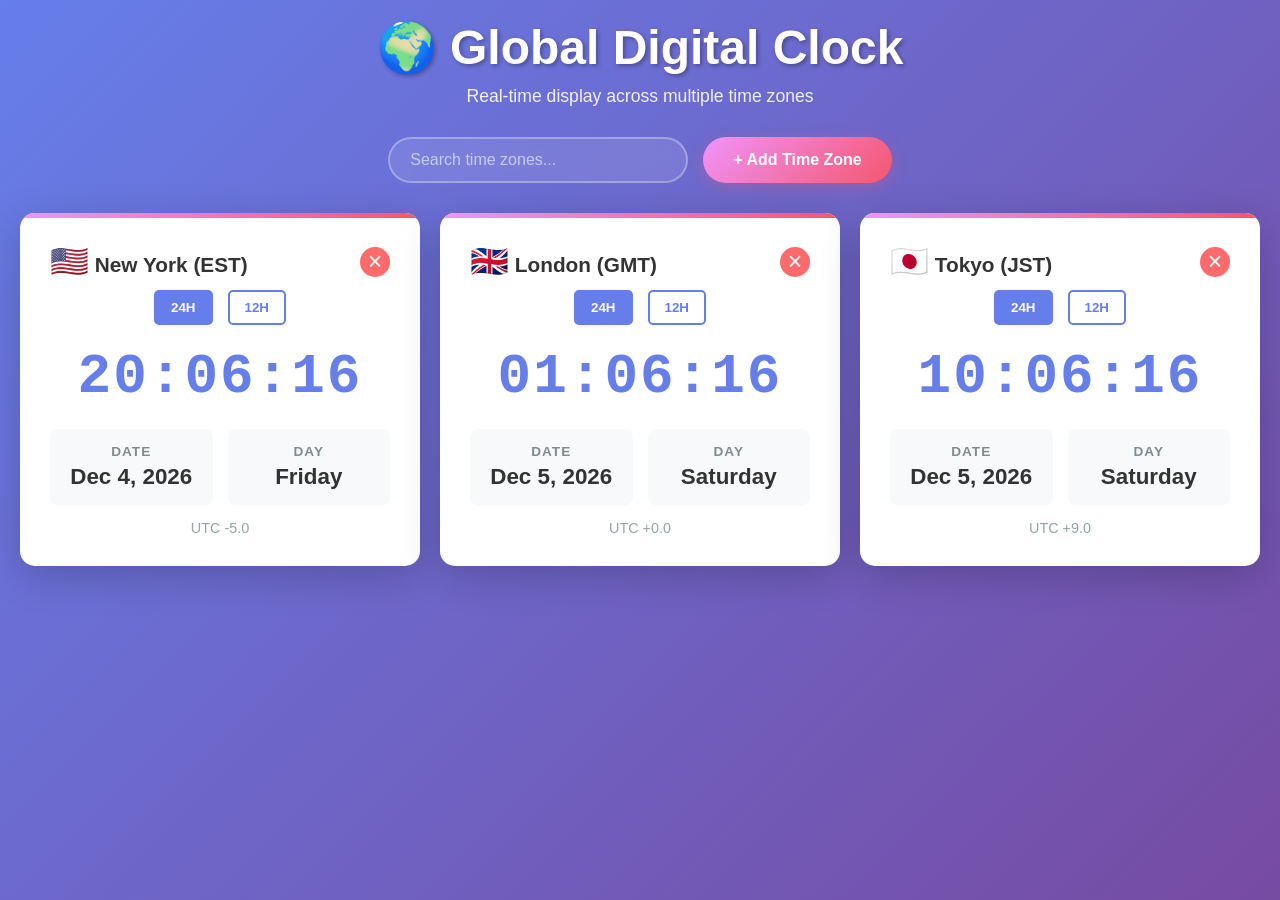
<file: digital-clock/index.html>
<!DOCTYPE html>
<html lang="en">
<head>
    <meta charset="UTF-8">
    <meta name="viewport" content="width=device-width, initial-scale=1.0">
    <title>Digital Clock - Multiple Time Zones</title>
    <link rel="stylesheet" href="style.css">
</head>
<body>
    <div class="container">
        <h1>🌍 Global Digital Clock</h1>
        <p class="subtitle">Real-time display across multiple time zones</p>
        
        <div class="controls">
            <input type="text" id="searchInput" class="search-box" placeholder="Search time zones...">
            <button id="addZoneBtn" class="btn-add">+ Add Time Zone</button>
        </div>

        <div id="timezoneModal" class="modal">
            <div class="modal-content">
                <span class="close">&times;</span>
                <h2>Add Time Zone</h2>
                <input type="text" id="timezoneSearch" class="timezone-search" placeholder="Search (e.g., New York, Tokyo, London)...">
                <div id="timezoneList" class="timezone-list"></div>
            </div>
        </div>

        <div class="clocks-grid" id="clocksGrid">
            <!-- Clocks will be dynamically added here -->
        </div>
    </div>

    <script src="script.js"></script>
</body>
</html>
</file>
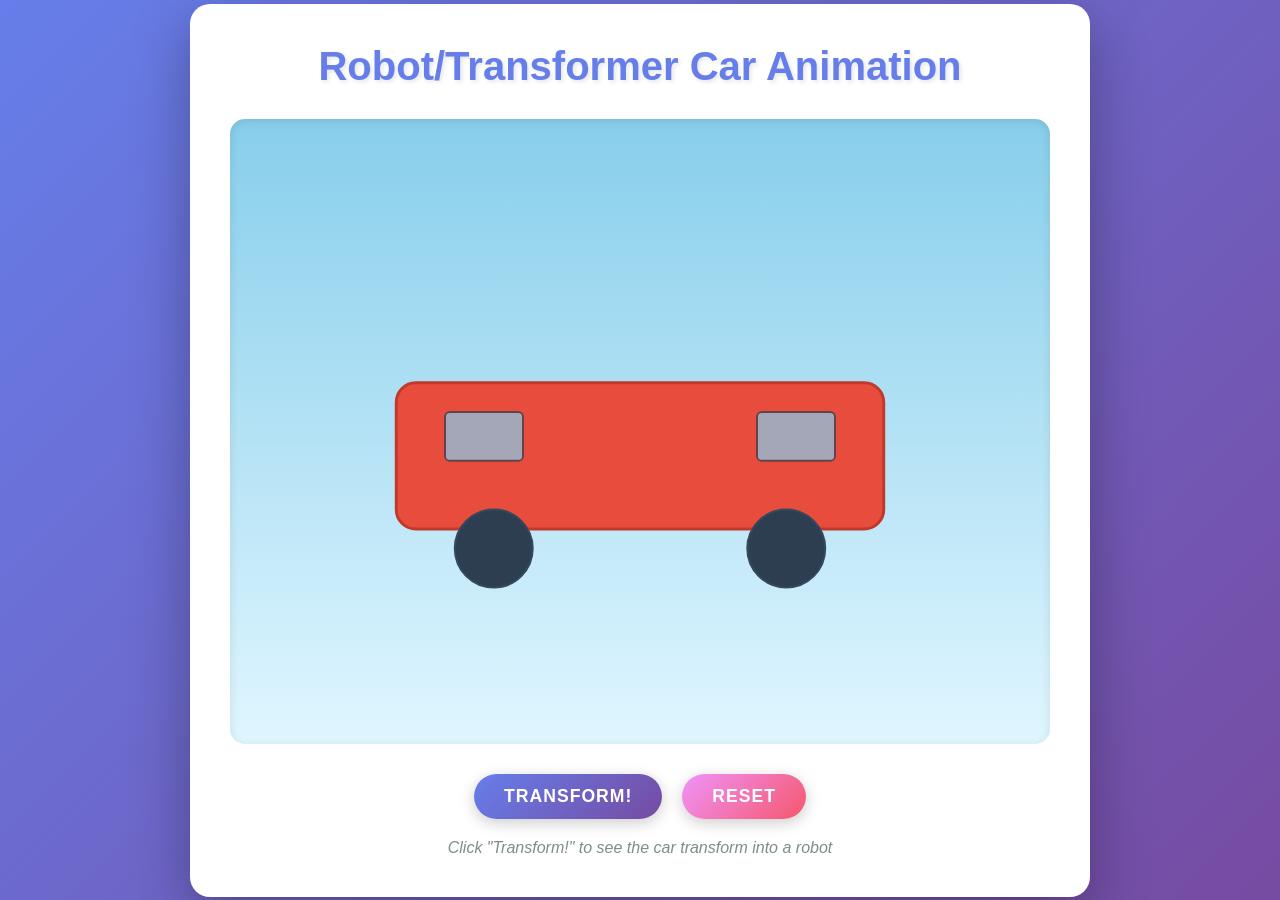
<file: transformer-car/index.html>
<!DOCTYPE html>
<html lang="en">
<head>
    <meta charset="UTF-8">
    <meta name="viewport" content="width=device-width, initial-scale=1.0">
    <title>Transformer Car Animation</title>
    <link rel="stylesheet" href="style.css">
</head>
<body>
    <div class="container">
        <h1>Robot/Transformer Car Animation</h1>
        <div class="animation-canvas">
            <svg viewBox="0 0 800 600" class="transformer-car">
                <!-- Car Body -->
                <g class="car-body" id="carBody">
                    <!-- Main chassis -->
                    <rect class="chassis" x="150" y="250" width="500" height="150" rx="20"/>
                    <!-- Wheels -->
                    <circle class="wheel" cx="250" cy="420" r="40"/>
                    <circle class="wheel" cx="550" cy="420" r="40"/>
                    <!-- Windows -->
                    <rect class="window" x="200" y="280" width="80" height="50" rx="5"/>
                    <rect class="window" x="520" y="280" width="80" height="50" rx="5"/>
                </g>

                <!-- Robot Head -->
                <g class="robot-head" id="robotHead" style="opacity: 0;">
                    <rect class="head-box" x="300" y="50" width="200" height="180" rx="10"/>
                    <!-- Eyes -->
                    <rect class="eye" x="340" y="100" width="40" height="40" rx="5"/>
                    <rect class="eye" x="420" y="100" width="40" height="40" rx="5"/>
                    <!-- Mouth/Panel -->
                    <rect class="mouth" x="340" y="160" width="120" height="30" rx="5"/>
                </g>

                <!-- Robot Body Parts -->
                <g class="robot-body" id="robotBody" style="opacity: 0;">
                    <!-- Torso -->
                    <rect class="torso" x="300" y="250" width="200" height="180" rx="10"/>
                    <!-- Left Arm -->
                    <g class="left-arm">
                        <rect class="arm-segment" x="200" y="280" width="80" height="60" rx="5"/>
                        <rect class="arm-segment" x="120" y="300" width="80" height="50" rx="5"/>
                    </g>
                    <!-- Right Arm -->
                    <g class="right-arm">
                        <rect class="arm-segment" x="520" y="280" width="80" height="60" rx="5"/>
                        <rect class="arm-segment" x="600" y="300" width="80" height="50" rx="5"/>
                    </g>
                </g>

                <!-- Robot Legs -->
                <g class="robot-legs" id="robotLegs" style="opacity: 0;">
                    <!-- Left Leg -->
                    <g class="left-leg">
                        <rect class="leg-segment" x="320" y="440" width="60" height="100" rx="5"/>
                        <rect class="leg-segment" x="310" y="540" width="80" height="40" rx="5"/>
                    </g>
                    <!-- Right Leg -->
                    <g class="right-leg">
                        <rect class="leg-segment" x="420" y="440" width="60" height="100" rx="5"/>
                        <rect class="leg-segment" x="410" y="540" width="80" height="40" rx="5"/>
                    </g>
                </g>
            </svg>
        </div>

        <div class="controls">
            <button id="transformBtn" class="btn">Transform!</button>
            <button id="resetBtn" class="btn">Reset</button>
        </div>
        <p class="instruction">Click "Transform!" to see the car transform into a robot</p>
    </div>

    <script src="script.js"></script>
</body>
</html>
</file>
<file: digital-clock/style.css>
* {
    margin: 0;
    padding: 0;
    box-sizing: border-box;
}

body {
    font-family: 'Segoe UI', Tahoma, Geneva, Verdana, sans-serif;
    background: linear-gradient(135deg, #667eea 0%, #764ba2 100%);
    min-height: 100vh;
    padding: 20px;
}

.container {
    max-width: 1400px;
    margin: 0 auto;
}

h1 {
    text-align: center;
    color: white;
    font-size: 3em;
    margin-bottom: 10px;
    text-shadow: 2px 2px 4px rgba(0, 0, 0, 0.3);
    font-weight: 700;
}

.subtitle {
    text-align: center;
    color: rgba(255, 255, 255, 0.9);
    font-size: 1.1em;
    margin-bottom: 30px;
}

.controls {
    display: flex;
    gap: 15px;
    margin-bottom: 30px;
    flex-wrap: wrap;
    justify-content: center;
}

.search-box {
    padding: 12px 20px;
    border: 2px solid rgba(255, 255, 255, 0.3);
    border-radius: 50px;
    background: rgba(255, 255, 255, 0.1);
    color: white;
    font-size: 1em;
    width: 300px;
    transition: all 0.3s ease;
    backdrop-filter: blur(10px);
}

.search-box::placeholder {
    color: rgba(255, 255, 255, 0.6);
}

.search-box:focus {
    outline: none;
    background: rgba(255, 255, 255, 0.2);
    border-color: rgba(255, 255, 255, 0.6);
}

.btn-add {
    padding: 12px 30px;
    background: linear-gradient(135deg, #F093FB 0%, #F5576C 100%);
    color: white;
    border: none;
    border-radius: 50px;
    font-size: 1em;
    font-weight: 600;
    cursor: pointer;
    transition: all 0.3s ease;
    box-shadow: 0 4px 15px rgba(245, 87, 108, 0.3);
}

.btn-add:hover {
    transform: translateY(-2px);
    box-shadow: 0 6px 20px rgba(245, 87, 108, 0.4);
}

.btn-add:active {
    transform: translateY(0);
}

/* Modal */
.modal {
    display: none;
    position: fixed;
    z-index: 1000;
    left: 0;
    top: 0;
    width: 100%;
    height: 100%;
    background-color: rgba(0, 0, 0, 0.6);
    animation: fadeIn 0.3s ease;
}

@keyframes fadeIn {
    from {
        opacity: 0;
    }
    to {
        opacity: 1;
    }
}

.modal-content {
    background: linear-gradient(135deg, #667eea 0%, #764ba2 100%);
    margin: 5% auto;
    padding: 30px;
    border-radius: 15px;
    width: 90%;
    max-width: 500px;
    box-shadow: 0 20px 60px rgba(0, 0, 0, 0.3);
    animation: slideDown 0.3s ease;
}

@keyframes slideDown {
    from {
        transform: translateY(-50px);
        opacity: 0;
    }
    to {
        transform: translateY(0);
        opacity: 1;
    }
}

.close {
    color: white;
    float: right;
    font-size: 2em;
    font-weight: bold;
    cursor: pointer;
    transition: transform 0.2s ease;
}

.close:hover {
    transform: scale(1.2);
}

.modal-content h2 {
    color: white;
    margin-bottom: 20px;
}

.timezone-search {
    width: 100%;
    padding: 12px 15px;
    border: 2px solid rgba(255, 255, 255, 0.3);
    border-radius: 8px;
    background: rgba(255, 255, 255, 0.1);
    color: white;
    font-size: 1em;
    margin-bottom: 20px;
    transition: all 0.3s ease;
}

.timezone-search::placeholder {
    color: rgba(255, 255, 255, 0.6);
}

.timezone-search:focus {
    outline: none;
    background: rgba(255, 255, 255, 0.2);
    border-color: rgba(255, 255, 255, 0.6);
}

.timezone-list {
    max-height: 400px;
    overflow-y: auto;
    border-radius: 8px;
    background: rgba(255, 255, 255, 0.1);
    padding: 10px 0;
}

.timezone-list::-webkit-scrollbar {
    width: 8px;
}

.timezone-list::-webkit-scrollbar-track {
    background: rgba(255, 255, 255, 0.1);
    border-radius: 10px;
}

.timezone-list::-webkit-scrollbar-thumb {
    background: rgba(255, 255, 255, 0.3);
    border-radius: 10px;
}

.timezone-list::-webkit-scrollbar-thumb:hover {
    background: rgba(255, 255, 255, 0.5);
}

.timezone-item {
    padding: 12px 20px;
    cursor: pointer;
    transition: all 0.2s ease;
    color: white;
    border-bottom: 1px solid rgba(255, 255, 255, 0.1);
}

.timezone-item:hover {
    background: rgba(255, 255, 255, 0.2);
    padding-left: 30px;
}

.timezone-item:last-child {
    border-bottom: none;
}

/* Clocks Grid */
.clocks-grid {
    display: grid;
    grid-template-columns: repeat(auto-fill, minmax(300px, 1fr));
    gap: 20px;
    margin-bottom: 40px;
}

.clock-card {
    background: white;
    border-radius: 15px;
    padding: 30px;
    box-shadow: 0 10px 40px rgba(0, 0, 0, 0.2);
    transition: all 0.3s ease;
    position: relative;
    overflow: hidden;
}

.clock-card::before {
    content: '';
    position: absolute;
    top: 0;
    left: 0;
    right: 0;
    height: 5px;
    background: linear-gradient(90deg, #F093FB 0%, #F5576C 100%);
}

.clock-card:hover {
    transform: translateY(-5px);
    box-shadow: 0 15px 50px rgba(0, 0, 0, 0.3);
}

.timezone-name {
    font-size: 1.3em;
    font-weight: 700;
    color: #333;
    margin-bottom: 10px;
    display: flex;
    justify-content: space-between;
    align-items: center;
}

.timezone-flag {
    font-size: 1.5em;
}

.remove-btn {
    background: #FF6B6B;
    color: white;
    border: none;
    border-radius: 50%;
    width: 30px;
    height: 30px;
    cursor: pointer;
    font-size: 1.2em;
    transition: all 0.2s ease;
    display: flex;
    align-items: center;
    justify-content: center;
}

.remove-btn:hover {
    background: #FF5252;
    transform: scale(1.1);
}

.digital-time {
    font-size: 3.5em;
    font-weight: 700;
    color: #667eea;
    font-family: 'Courier New', monospace;
    letter-spacing: 2px;
    margin: 20px 0;
    text-align: center;
}

.time-format {
    display: flex;
    gap: 15px;
    justify-content: center;
    margin-bottom: 15px;
}

.format-btn {
    padding: 8px 15px;
    border: 2px solid #667eea;
    background: white;
    color: #667eea;
    border-radius: 5px;
    cursor: pointer;
    font-weight: 600;
    transition: all 0.2s ease;
}

.format-btn.active {
    background: #667eea;
    color: white;
}

.format-btn:hover {
    background: #667eea;
    color: white;
}

.time-details {
    display: grid;
    grid-template-columns: 1fr 1fr;
    gap: 15px;
    margin-top: 20px;
}

.detail-box {
    background: #f8f9fa;
    padding: 15px;
    border-radius: 8px;
    text-align: center;
}

.detail-label {
    font-size: 0.85em;
    color: #7F8C8D;
    text-transform: uppercase;
    font-weight: 600;
    letter-spacing: 1px;
    margin-bottom: 5px;
}

.detail-value {
    font-size: 1.4em;
    color: #333;
    font-weight: 700;
}

.timezone-offset {
    text-align: center;
    color: #95A5A6;
    font-size: 0.9em;
    margin-top: 15px;
    font-weight: 500;
}

.empty-state {
    grid-column: 1 / -1;
    text-align: center;
    padding: 60px 20px;
    color: white;
}

.empty-state-icon {
    font-size: 4em;
    margin-bottom: 20px;
}

.empty-state-text {
    font-size: 1.3em;
    margin-bottom: 10px;
}

.empty-state-subtext {
    font-size: 1em;
    opacity: 0.8;
}

/* Responsive Design */
@media (max-width: 768px) {
    h1 {
        font-size: 2em;
    }

    .subtitle {
        font-size: 0.95em;
    }

    .controls {
        flex-direction: column;
        align-items: stretch;
    }

    .search-box,
    .btn-add {
        width: 100%;
    }

    .clocks-grid {
        grid-template-columns: 1fr;
    }

    .digital-time {
        font-size: 2.5em;
    }

    .modal-content {
        margin: 20% auto;
        width: 95%;
    }

    .time-details {
        grid-template-columns: 1fr;
    }
}

@media (max-width: 480px) {
    .container {
        padding: 10px;
    }

    h1 {
        font-size: 1.5em;
    }

    .digital-time {
        font-size: 2em;
    }

    .clock-card {
        padding: 20px;
    }
}
</file>
<file: transformer-car/style.css>
* {
    margin: 0;
    padding: 0;
    box-sizing: border-box;
}

body {
    font-family: 'Arial', sans-serif;
    background: linear-gradient(135deg, #667eea 0%, #764ba2 100%);
    min-height: 100vh;
    display: flex;
    justify-content: center;
    align-items: center;
    color: #333;
}

.container {
    background: white;
    border-radius: 20px;
    padding: 40px;
    box-shadow: 0 20px 60px rgba(0, 0, 0, 0.3);
    max-width: 900px;
    width: 90%;
}

h1 {
    text-align: center;
    margin-bottom: 30px;
    color: #667eea;
    font-size: 2.5em;
    text-shadow: 2px 2px 4px rgba(0, 0, 0, 0.1);
}

.animation-canvas {
    background: linear-gradient(to bottom, #87CEEB 0%, #E0F6FF 100%);
    border-radius: 15px;
    padding: 20px;
    margin-bottom: 30px;
    box-shadow: inset 0 2px 10px rgba(0, 0, 0, 0.1);
    overflow: hidden;
}

svg {
    width: 100%;
    height: auto;
    display: block;
}

/* Car Styles */
.chassis {
    fill: #E74C3C;
    stroke: #C0392B;
    stroke-width: 3;
}

.wheel {
    fill: #2C3E50;
    stroke: #34495E;
    stroke-width: 2;
}

.wheel::after {
    content: '';
    position: absolute;
}

.window {
    fill: #87CEEB;
    stroke: #2C3E50;
    stroke-width: 2;
    opacity: 0.7;
}

/* Robot Head Styles */
.head-box {
    fill: #F39C12;
    stroke: #D68910;
    stroke-width: 3;
}

.eye {
    fill: #2980B9;
    stroke: #1F618D;
    stroke-width: 2;
    animation: blink 3s infinite;
}

@keyframes blink {
    0%, 49%, 100% {
        fill: #2980B9;
        height: 40;
    }
    50%, 99% {
        fill: #34495E;
        height: 5;
    }
}

.mouth {
    fill: #E67E22;
    stroke: #D35400;
    stroke-width: 2;
}

/* Robot Body Styles */
.torso {
    fill: #E74C3C;
    stroke: #C0392B;
    stroke-width: 3;
}

.arm-segment {
    fill: #3498DB;
    stroke: #2980B9;
    stroke-width: 2;
}

.leg-segment {
    fill: #95A5A6;
    stroke: #7F8C8D;
    stroke-width: 2;
}

/* Animation Classes */
.car-body {
    transform-origin: 400px 325px;
    transition: all 1.5s cubic-bezier(0.68, -0.55, 0.265, 1.55);
}

.robot-head {
    transform-origin: 400px 140px;
    transition: opacity 0.8s ease-in-out 0.3s, transform 1.5s cubic-bezier(0.68, -0.55, 0.265, 1.55);
}

.robot-body {
    transform-origin: 400px 340px;
    transition: opacity 0.8s ease-in-out 0.5s, transform 1.5s cubic-bezier(0.68, -0.55, 0.265, 1.55);
}

.robot-legs {
    transform-origin: 400px 490px;
    transition: opacity 0.8s ease-in-out 0.7s, transform 1.5s cubic-bezier(0.68, -0.55, 0.265, 1.55);
}

/* Transformation State */
.transformer-car.transformed .car-body {
    opacity: 0;
    transform: scale(0.8) rotate(-180deg);
}

.transformer-car.transformed .robot-head {
    opacity: 1;
    transform: scaleY(1);
}

.transformer-car.transformed .robot-body {
    opacity: 1;
    transform: scaleY(1);
}

.transformer-car.transformed .robot-legs {
    opacity: 1;
    transform: scaleY(1);
}

/* Left Arm Animation */
.left-arm {
    transform-origin: 240px 310px;
    transition: transform 1.5s cubic-bezier(0.68, -0.55, 0.265, 1.55) 0.4s;
}

.transformer-car.transformed .left-arm {
    transform: rotate(-45deg);
}

/* Right Arm Animation */
.right-arm {
    transform-origin: 560px 310px;
    transition: transform 1.5s cubic-bezier(0.68, -0.55, 0.265, 1.55) 0.4s;
}

.transformer-car.transformed .right-arm {
    transform: rotate(45deg);
}

/* Left Leg Animation */
.left-leg {
    transform-origin: 350px 490px;
    transition: transform 1.5s cubic-bezier(0.68, -0.55, 0.265, 1.55) 0.6s;
}

.transformer-car.transformed .left-leg {
    transform: rotate(-20deg);
}

/* Right Leg Animation */
.right-leg {
    transform-origin: 450px 490px;
    transition: transform 1.5s cubic-bezier(0.68, -0.55, 0.265, 1.55) 0.6s;
}

.transformer-car.transformed .right-leg {
    transform: rotate(20deg);
}

/* Controls */
.controls {
    display: flex;
    gap: 20px;
    justify-content: center;
    margin-bottom: 20px;
}

.btn {
    padding: 12px 30px;
    font-size: 1.1em;
    font-weight: bold;
    border: none;
    border-radius: 50px;
    cursor: pointer;
    transition: all 0.3s ease;
    box-shadow: 0 4px 15px rgba(0, 0, 0, 0.2);
    text-transform: uppercase;
    letter-spacing: 1px;
}

#transformBtn {
    background: linear-gradient(135deg, #667eea 0%, #764ba2 100%);
    color: white;
}

#transformBtn:hover {
    transform: translateY(-2px);
    box-shadow: 0 6px 20px rgba(102, 126, 234, 0.4);
}

#transformBtn:active {
    transform: translateY(0);
    box-shadow: 0 2px 10px rgba(102, 126, 234, 0.4);
}

#resetBtn {
    background: linear-gradient(135deg, #F093FB 0%, #F5576C 100%);
    color: white;
}

#resetBtn:hover {
    transform: translateY(-2px);
    box-shadow: 0 6px 20px rgba(245, 87, 108, 0.4);
}

#resetBtn:active {
    transform: translateY(0);
    box-shadow: 0 2px 10px rgba(245, 87, 108, 0.4);
}

.instruction {
    text-align: center;
    color: #7F8C8D;
    font-size: 1em;
    font-style: italic;
}

/* Responsive Design */
@media (max-width: 600px) {
    .container {
        padding: 20px;
    }

    h1 {
        font-size: 1.8em;
    }

    .controls {
        flex-direction: column;
        gap: 10px;
    }

    .btn {
        width: 100%;
    }
}
</file>
